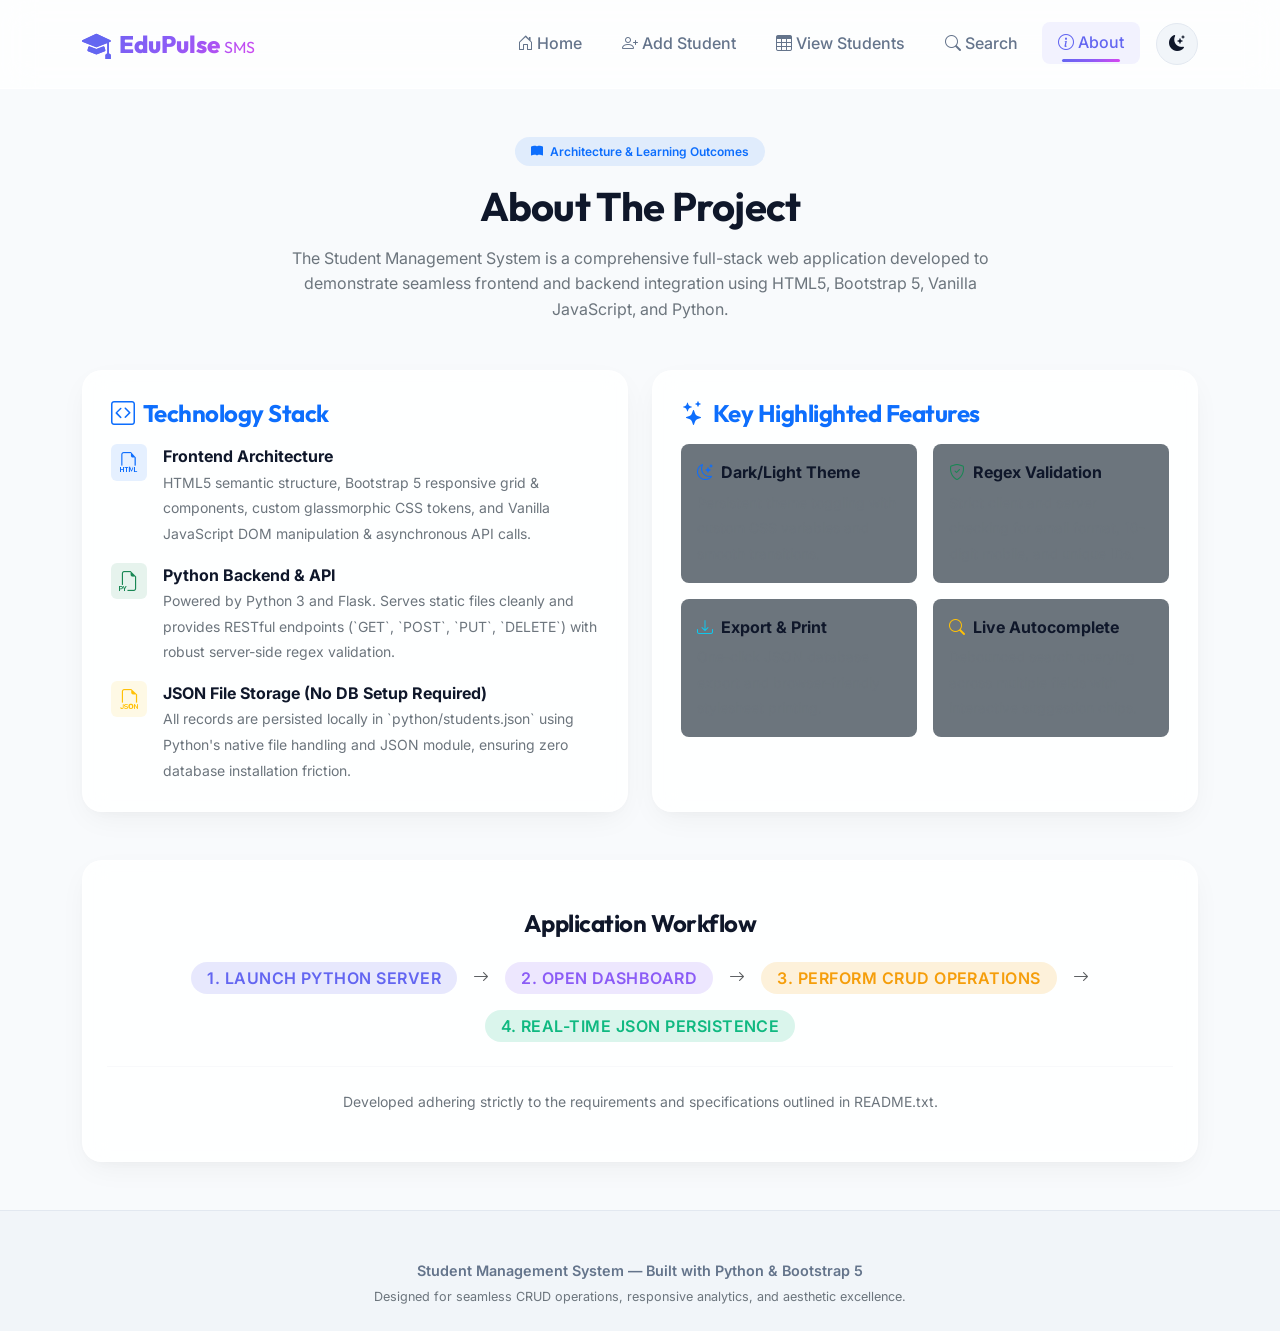
<file: about.html>
<!DOCTYPE html>
<html lang="en">
<head>
    <meta charset="UTF-8">
    <meta name="viewport" content="width=device-width, initial-scale=1.0">
    <title>About Project | Student Management System</title>
    <meta name="description" content="Learn about the technical architecture, CRUD workflows, Bootstrap 5 UI, and learning outcomes of the Student Management System.">
    <!-- Bootstrap 5 & Icons CDN -->
    <link href="https://cdn.jsdelivr.net/npm/bootstrap@5.3.3/dist/css/bootstrap.min.css" rel="stylesheet">
    <link rel="stylesheet" href="https://cdn.jsdelivr.net/npm/bootstrap-icons@1.11.3/font/bootstrap-icons.min.css">
    <!-- Custom Design System -->
    <link rel="stylesheet" href="css/style.css">
</head>
<body data-page="about">

    <!-- Navigation Bar -->
    <header>
        <nav class="navbar navbar-expand-lg navbar-custom">
            <div class="container">
                <a class="navbar-brand" href="index.html">
                    <i class="bi bi-mortarboard-fill"></i>
                    <span>EduPulse <small class="fs-6 text-muted fw-normal">SMS</small></span>
                </a>
                <button class="navbar-toggler border-0" type="button" data-bs-toggle="collapse" data-bs-target="#navbarContent" aria-controls="navbarContent" aria-expanded="false" aria-label="Toggle navigation">
                    <span class="navbar-toggler-icon"></span>
                </button>
                <div class="collapse navbar-collapse" id="navbarContent">
                    <ul class="navbar-nav ms-auto align-items-center gap-2">
                        <li class="nav-item"><a class="nav-link" href="index.html"><i class="bi bi-house-door me-1"></i>Home</a></li>
                        <li class="nav-item"><a class="nav-link" href="add_student.html"><i class="bi bi-person-plus me-1"></i>Add Student</a></li>
                        <li class="nav-item"><a class="nav-link" href="view_students.html"><i class="bi bi-table me-1"></i>View Students</a></li>
                        <li class="nav-item"><a class="nav-link" href="search_student.html"><i class="bi bi-search me-1"></i>Search</a></li>
                        <li class="nav-item"><a class="nav-link active" href="about.html"><i class="bi bi-info-circle me-1"></i>About</a></li>
                        <li class="nav-item ms-lg-2">
                            <button id="theme-toggle-btn" class="btn-theme-toggle" title="Toggle Dark/Light Mode" aria-label="Toggle Theme">
                                <i id="theme-icon" class="bi bi-moon-stars-fill"></i>
                            </button>
                        </li>
                    </ul>
                </div>
            </div>
        </nav>
    </header>

    <!-- Main Content Area -->
    <main class="flex-grow-1 py-5">
        <div class="container">
            
            <!-- Hero About Header -->
            <div class="text-center max-w-2xl mx-auto mb-5">
                <span class="badge bg-primary bg-opacity-10 text-primary px-3 py-2 rounded-pill fw-semibold mb-3">
                    <i class="bi bi-book-fill me-1"></i> Architecture & Learning Outcomes
                </span>
                <h1 class="fw-bold mb-3">About The Project</h1>
                <p class="text-secondary mx-auto" style="max-width: 700px;">
                    The Student Management System is a comprehensive full-stack web application developed to demonstrate seamless frontend and backend integration using HTML5, Bootstrap 5, Vanilla JavaScript, and Python.
                </p>
            </div>

            <!-- Features & Architecture Grid -->
            <div class="row g-4 mb-5">
                <div class="col-lg-6">
                    <div class="card-custom h-100">
                        <h2 class="h4 fw-bold mb-3 text-primary"><i class="bi bi-code-square me-2"></i>Technology Stack</h2>
                        <ul class="list-unstyled d-flex flex-column gap-3 mb-0">
                            <li class="d-flex align-items-start gap-3">
                                <span class="badge bg-primary bg-opacity-10 text-primary p-2 rounded"><i class="bi bi-filetype-html fs-5"></i></span>
                                <div>
                                    <strong class="d-block">Frontend Architecture</strong>
                                    <span class="text-secondary small">HTML5 semantic structure, Bootstrap 5 responsive grid & components, custom glassmorphic CSS tokens, and Vanilla JavaScript DOM manipulation & asynchronous API calls.</span>
                                </div>
                            </li>
                            <li class="d-flex align-items-start gap-3">
                                <span class="badge bg-success bg-opacity-10 text-success p-2 rounded"><i class="bi bi-filetype-py fs-5"></i></span>
                                <div>
                                    <strong class="d-block">Python Backend & API</strong>
                                    <span class="text-secondary small">Powered by Python 3 and Flask. Serves static files cleanly and provides RESTful endpoints (`GET`, `POST`, `PUT`, `DELETE`) with robust server-side regex validation.</span>
                                </div>
                            </li>
                            <li class="d-flex align-items-start gap-3">
                                <span class="badge bg-warning bg-opacity-10 text-warning p-2 rounded"><i class="bi bi-filetype-json fs-5"></i></span>
                                <div>
                                    <strong class="d-block">JSON File Storage (No DB Setup Required)</strong>
                                    <span class="text-secondary small">All records are persisted locally in `python/students.json` using Python's native file handling and JSON module, ensuring zero database installation friction.</span>
                                </div>
                            </li>
                        </ul>
                    </div>
                </div>

                <div class="col-lg-6">
                    <div class="card-custom h-100">
                        <h2 class="h4 fw-bold mb-3 text-primary"><i class="bi bi-stars me-2"></i>Key Highlighted Features</h2>
                        <div class="row g-3">
                            <div class="col-sm-6">
                                <div class="p-3 rounded-3 bg-secondary" style="background: var(--bg-secondary);">
                                    <strong class="d-block mb-1"><i class="bi bi-moon-stars text-primary me-2"></i>Dark/Light Theme</strong>
                                    <span class="small text-secondary">Persistent theme toggling with custom CSS variables and smooth transitions.</span>
                                </div>
                            </div>
                            <div class="col-sm-6">
                                <div class="p-3 rounded-3 bg-secondary" style="background: var(--bg-secondary);">
                                    <strong class="d-block mb-1"><i class="bi bi-shield-check text-success me-2"></i>Regex Validation</strong>
                                    <span class="small text-secondary">Strict client and server checking for email format, 10-digit mobile, and unique IDs.</span>
                                </div>
                            </div>
                            <div class="col-sm-6">
                                <div class="p-3 rounded-3 bg-secondary" style="background: var(--bg-secondary);">
                                    <strong class="d-block mb-1"><i class="bi bi-download text-info me-2"></i>Export & Print</strong>
                                    <span class="small text-secondary">One-click JSON database export and browser-friendly stylesheet printing.</span>
                                </div>
                            </div>
                            <div class="col-sm-6">
                                <div class="p-3 rounded-3 bg-secondary" style="background: var(--bg-secondary);">
                                    <strong class="d-block mb-1"><i class="bi bi-search text-warning me-2"></i>Live Autocomplete</strong>
                                    <span class="small text-secondary">Debounced search querying across multiple fields with interactive suggestion chips.</span>
                                </div>
                            </div>
                        </div>
                    </div>
                </div>
            </div>

            <!-- Workflow & Learning Concepts -->
            <div class="card-custom text-center py-5 px-4">
                <h2 class="h4 fw-bold mb-4">Application Workflow</h2>
                <div class="d-flex justify-content-center align-items-center gap-3 flex-wrap">
                    <span class="badge badge-custom badge-branch-cs px-3 py-2 fs-6">1. Launch Python Server</span>
                    <i class="bi bi-arrow-right text-muted"></i>
                    <span class="badge badge-custom badge-branch-ec px-3 py-2 fs-6">2. Open Dashboard</span>
                    <i class="bi bi-arrow-right text-muted"></i>
                    <span class="badge badge-custom badge-branch-me px-3 py-2 fs-6">3. Perform CRUD Operations</span>
                    <i class="bi bi-arrow-right text-muted"></i>
                    <span class="badge badge-custom badge-branch-it px-3 py-2 fs-6">4. Real-time JSON Persistence</span>
                </div>
                <hr class="my-4" style="border-color: var(--border-color) !important;">
                <p class="text-secondary small mb-0">Developed adhering strictly to the requirements and specifications outlined in README.txt.</p>
            </div>

        </div>
    </main>

    <!-- Footer -->
    <footer class="footer-custom">
        <div class="container text-center">
            <p class="mb-1 fw-semibold">Student Management System — Built with Python & Bootstrap 5</p>
            <p class="small text-secondary mb-0">Designed for seamless CRUD operations, responsive analytics, and aesthetic excellence.</p>
        </div>
    </footer>

    <!-- Bootstrap & Custom JS -->
    <script src="https://cdn.jsdelivr.net/npm/bootstrap@5.3.3/dist/js/bootstrap.bundle.min.js"></script>
    <script src="js/script.js"></script>
</body>
</html>
</file>
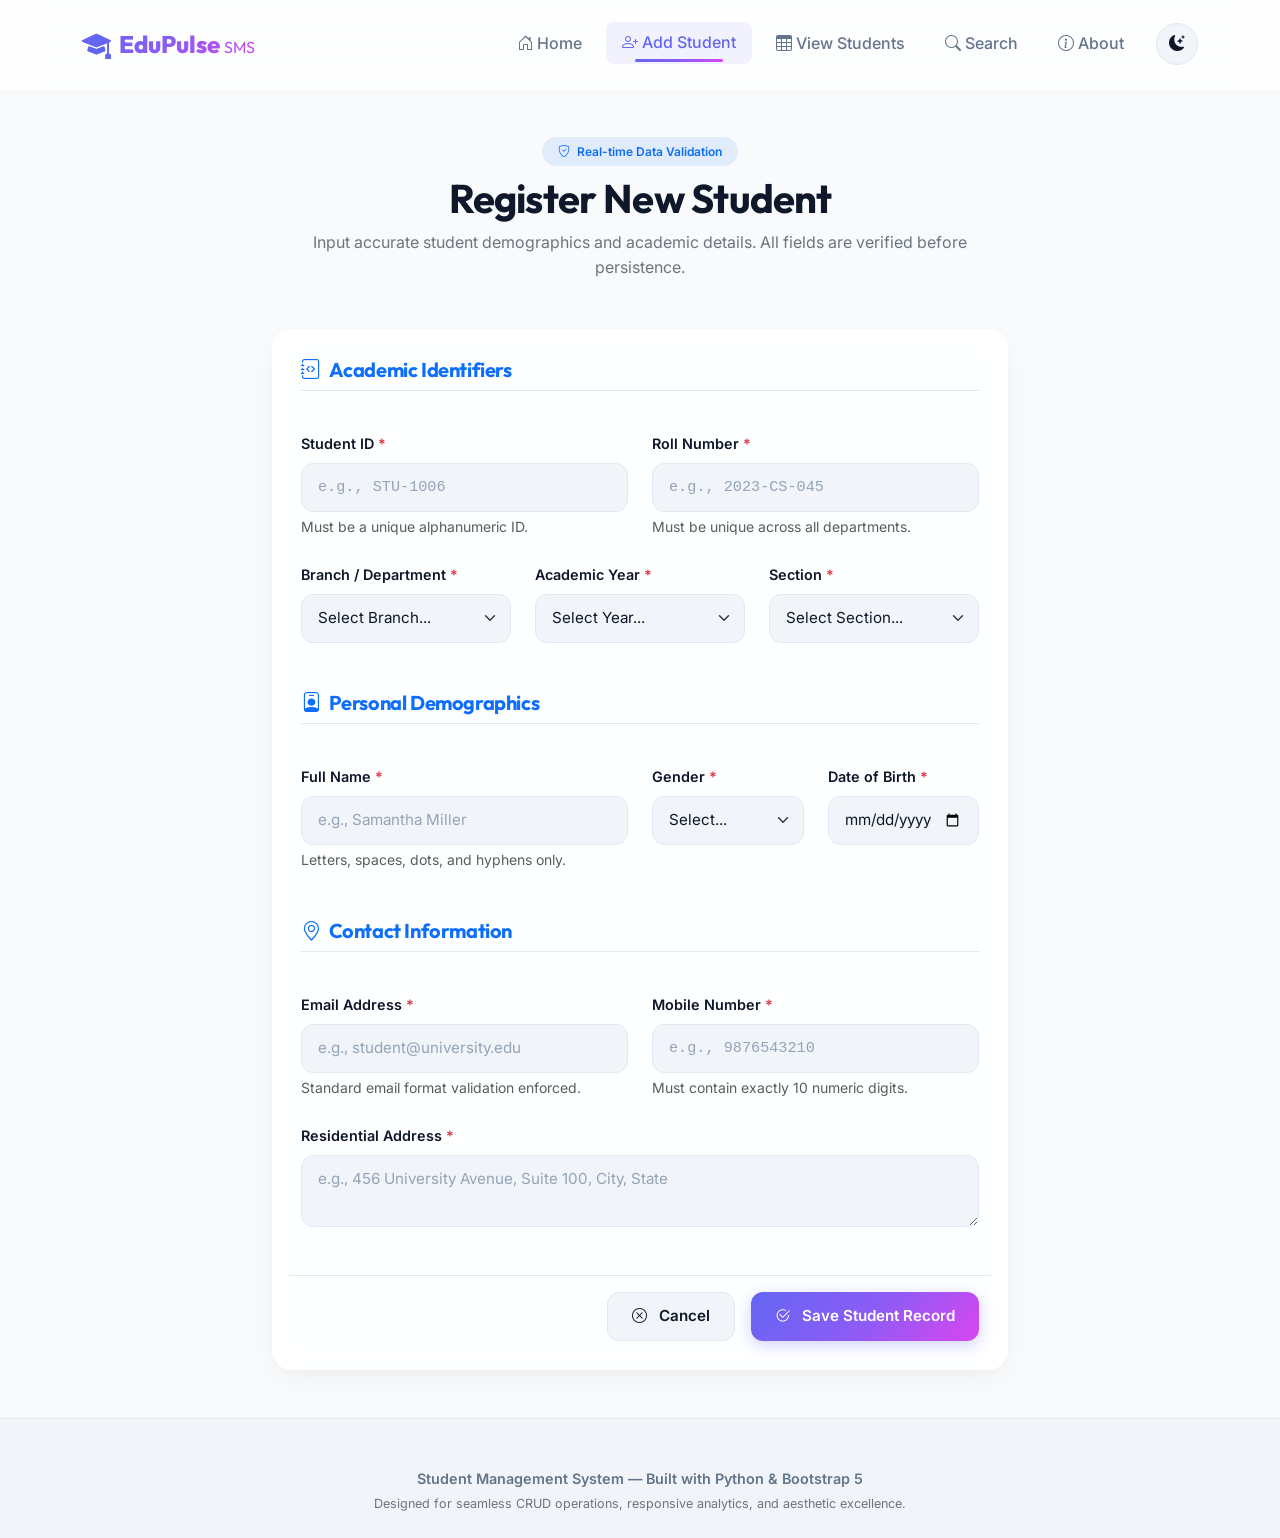
<file: add_student.html>
<!DOCTYPE html>
<html lang="en">
<head>
    <meta charset="UTF-8">
    <meta name="viewport" content="width=device-width, initial-scale=1.0">
    <title>Add Student | Student Management System</title>
    <meta name="description" content="Register a new student in the Student Management System. Features robust validation for emails, phone numbers, and unique IDs.">
    <!-- Bootstrap 5 & Icons CDN -->
    <link href="https://cdn.jsdelivr.net/npm/bootstrap@5.3.3/dist/css/bootstrap.min.css" rel="stylesheet">
    <link rel="stylesheet" href="https://cdn.jsdelivr.net/npm/bootstrap-icons@1.11.3/font/bootstrap-icons.min.css">
    <!-- Custom Design System -->
    <link rel="stylesheet" href="css/style.css">
</head>
<body data-page="add">

    <!-- Navigation Bar -->
    <header>
        <nav class="navbar navbar-expand-lg navbar-custom">
            <div class="container">
                <a class="navbar-brand" href="index.html">
                    <i class="bi bi-mortarboard-fill"></i>
                    <span>EduPulse <small class="fs-6 text-muted fw-normal">SMS</small></span>
                </a>
                <button class="navbar-toggler border-0" type="button" data-bs-toggle="collapse" data-bs-target="#navbarContent" aria-controls="navbarContent" aria-expanded="false" aria-label="Toggle navigation">
                    <span class="navbar-toggler-icon"></span>
                </button>
                <div class="collapse navbar-collapse" id="navbarContent">
                    <ul class="navbar-nav ms-auto align-items-center gap-2">
                        <li class="nav-item"><a class="nav-link" href="index.html"><i class="bi bi-house-door me-1"></i>Home</a></li>
                        <li class="nav-item"><a class="nav-link active" href="add_student.html"><i class="bi bi-person-plus me-1"></i>Add Student</a></li>
                        <li class="nav-item"><a class="nav-link" href="view_students.html"><i class="bi bi-table me-1"></i>View Students</a></li>
                        <li class="nav-item"><a class="nav-link" href="search_student.html"><i class="bi bi-search me-1"></i>Search</a></li>
                        <li class="nav-item"><a class="nav-link" href="about.html"><i class="bi bi-info-circle me-1"></i>About</a></li>
                        <li class="nav-item ms-lg-2">
                            <button id="theme-toggle-btn" class="btn-theme-toggle" title="Toggle Dark/Light Mode" aria-label="Toggle Theme">
                                <i id="theme-icon" class="bi bi-moon-stars-fill"></i>
                            </button>
                        </li>
                    </ul>
                </div>
            </div>
        </nav>
    </header>

    <!-- Main Content Area -->
    <main class="flex-grow-1 py-5">
        <div class="container">
            <div class="row justify-content-center">
                <div class="col-lg-10 col-xl-8">
                    
                    <!-- Page Header -->
                    <div class="text-center mb-5">
                        <span class="badge bg-primary bg-opacity-10 text-primary px-3 py-2 rounded-pill fw-semibold mb-2">
                            <i class="bi bi-shield-check me-1"></i> Real-time Data Validation
                        </span>
                        <h1 class="fw-bold">Register New Student</h1>
                        <p class="text-secondary">Input accurate student demographics and academic details. All fields are verified before persistence.</p>
                    </div>

                    <!-- Add Student Card Form -->
                    <div class="card-custom">
                        <form id="add-student-form">
                            <div class="row g-4">
                                
                                <!-- Section 1: Academic Identifiers -->
                                <div class="col-12">
                                    <h2 class="h5 fw-bold text-primary mb-3 border-bottom pb-2" style="border-color: var(--border-color) !important;">
                                        <i class="bi bi-journal-code me-2"></i>Academic Identifiers
                                    </h2>
                                </div>

                                <div class="col-md-6">
                                    <label for="student_id" class="form-label">Student ID <span class="text-danger">*</span></label>
                                    <input type="text" class="form-control font-monospace" id="student_id" name="student_id" placeholder="e.g., STU-1006" required>
                                    <div class="form-text small text-muted">Must be a unique alphanumeric ID.</div>
                                </div>

                                <div class="col-md-6">
                                    <label for="roll_number" class="form-label">Roll Number <span class="text-danger">*</span></label>
                                    <input type="text" class="form-control font-monospace" id="roll_number" name="roll_number" placeholder="e.g., 2023-CS-045" required>
                                    <div class="form-text small text-muted">Must be unique across all departments.</div>
                                </div>

                                <div class="col-md-4">
                                    <label for="branch" class="form-label">Branch / Department <span class="text-danger">*</span></label>
                                    <select class="form-select" id="branch" name="branch" required>
                                        <option value="" disabled selected>Select Branch...</option>
                                        <option value="Computer Science">Computer Science</option>
                                        <option value="Electronics & Communication">Electronics & Communication</option>
                                        <option value="Mechanical Engineering">Mechanical Engineering</option>
                                        <option value="Information Technology">Information Technology</option>
                                        <option value="Civil Engineering">Civil Engineering</option>
                                        <option value="Electrical Engineering">Electrical Engineering</option>
                                    </select>
                                </div>

                                <div class="col-md-4">
                                    <label for="year" class="form-label">Academic Year <span class="text-danger">*</span></label>
                                    <select class="form-select" id="year" name="year" required>
                                        <option value="" disabled selected>Select Year...</option>
                                        <option value="1st Year">1st Year</option>
                                        <option value="2nd Year">2nd Year</option>
                                        <option value="3rd Year">3rd Year</option>
                                        <option value="4th Year">4th Year</option>
                                    </select>
                                </div>

                                <div class="col-md-4">
                                    <label for="section" class="form-label">Section <span class="text-danger">*</span></label>
                                    <select class="form-select" id="section" name="section" required>
                                        <option value="" disabled selected>Select Section...</option>
                                        <option value="A">Section A</option>
                                        <option value="B">Section B</option>
                                        <option value="C">Section C</option>
                                        <option value="D">Section D</option>
                                    </select>
                                </div>

                                <!-- Section 2: Personal Demographics -->
                                <div class="col-12 mt-5">
                                    <h2 class="h5 fw-bold text-primary mb-3 border-bottom pb-2" style="border-color: var(--border-color) !important;">
                                        <i class="bi bi-person-badge me-2"></i>Personal Demographics
                                    </h2>
                                </div>

                                <div class="col-md-6">
                                    <label for="name" class="form-label">Full Name <span class="text-danger">*</span></label>
                                    <input type="text" class="form-control" id="name" name="name" placeholder="e.g., Samantha Miller" required pattern="[a-zA-Z\s.-]+">
                                    <div class="form-text small text-muted">Letters, spaces, dots, and hyphens only.</div>
                                </div>

                                <div class="col-md-3">
                                    <label for="gender" class="form-label">Gender <span class="text-danger">*</span></label>
                                    <select class="form-select" id="gender" name="gender" required>
                                        <option value="" disabled selected>Select...</option>
                                        <option value="Male">Male</option>
                                        <option value="Female">Female</option>
                                        <option value="Other">Other</option>
                                    </select>
                                </div>

                                <div class="col-md-3">
                                    <label for="dob" class="form-label">Date of Birth <span class="text-danger">*</span></label>
                                    <input type="date" class="form-control" id="dob" name="dob" required>
                                </div>

                                <!-- Section 3: Contact Information -->
                                <div class="col-12 mt-5">
                                    <h2 class="h5 fw-bold text-primary mb-3 border-bottom pb-2" style="border-color: var(--border-color) !important;">
                                        <i class="bi bi-geo-alt me-2"></i>Contact Information
                                    </h2>
                                </div>

                                <div class="col-md-6">
                                    <label for="email" class="form-label">Email Address <span class="text-danger">*</span></label>
                                    <input type="email" class="form-control" id="email" name="email" placeholder="e.g., student@university.edu" required>
                                    <div class="form-text small text-muted">Standard email format validation enforced.</div>
                                </div>

                                <div class="col-md-6">
                                    <label for="mobile" class="form-label">Mobile Number <span class="text-danger">*</span></label>
                                    <input type="tel" class="form-control font-monospace" id="mobile" name="mobile" placeholder="e.g., 9876543210" required pattern="\d{10}" maxlength="10">
                                    <div class="form-text small text-muted">Must contain exactly 10 numeric digits.</div>
                                </div>

                                <div class="col-12">
                                    <label for="address" class="form-label">Residential Address <span class="text-danger">*</span></label>
                                    <textarea class="form-control" id="address" name="address" rows="2" placeholder="e.g., 456 University Avenue, Suite 100, City, State" required></textarea>
                                </div>

                                <!-- Form Actions -->
                                <div class="col-12 mt-5 pt-3 border-top d-flex justify-content-end gap-3" style="border-color: var(--border-color) !important;">
                                    <a href="view_students.html" class="btn btn-custom-secondary">
                                        <i class="bi bi-x-circle me-1"></i> Cancel
                                    </a>
                                    <button type="submit" id="submit-btn" class="btn btn-custom-primary px-4">
                                        <i class="bi bi-check2-circle me-1"></i> Save Student Record
                                    </button>
                                </div>

                            </div>
                        </form>
                    </div>

                </div>
            </div>
        </div>
    </main>

    <!-- Footer -->
    <footer class="footer-custom">
        <div class="container text-center">
            <p class="mb-1 fw-semibold">Student Management System — Built with Python & Bootstrap 5</p>
            <p class="small text-secondary mb-0">Designed for seamless CRUD operations, responsive analytics, and aesthetic excellence.</p>
        </div>
    </footer>

    <!-- Bootstrap & Custom JS -->
    <script src="https://cdn.jsdelivr.net/npm/bootstrap@5.3.3/dist/js/bootstrap.bundle.min.js"></script>
    <script src="js/script.js"></script>
</body>
</html>
</file>
<file: css/style.css>
/* ==========================================================================
   STUDENT MANAGEMENT SYSTEM - PREMIUM DESIGN SYSTEM
   ========================================================================== */
@import url('https://fonts.googleapis.com/css2?family=Inter:wght@300;400;500;600;700&family=Outfit:wght@400;500;600;700;800&display=swap');

:root {
    /* Color Tokens (Light Mode - Sleek & Vibrant) */
    --bg-primary: #f8fafc;
    --bg-secondary: #f1f5f9;
    --bg-card: rgba(255, 255, 255, 0.85);
    --text-primary: #0f172a;
    --text-secondary: #64748b;
    --text-muted: #94a3b8;
    
    /* Vibrant Accent Palette (HSL tailored) */
    --accent-primary: #6366f1;     /* Indigo */
    --accent-primary-hover: #4f46e5;
    --accent-secondary: #8b5cf6;   /* Violet */
    --accent-success: #10b981;     /* Emerald */
    --accent-warning: #f59e0b;     /* Amber */
    --accent-danger: #ef4444;      /* Rose */
    --accent-info: #06b6d4;        /* Cyan */
    
    /* Gradients */
    --gradient-primary: linear-gradient(135deg, #6366f1 0%, #8b5cf6 50%, #d946ef 100%);
    --gradient-dark: linear-gradient(135deg, #1e1b4b 0%, #311042 100%);
    --gradient-card: linear-gradient(135deg, rgba(255, 255, 255, 0.9) 0%, rgba(255, 255, 255, 0.6) 100%);
    
    /* Glassmorphism & Borders */
    --glass-bg: rgba(255, 255, 255, 0.75);
    --glass-border: rgba(255, 255, 255, 0.6);
    --border-color: #e2e8f0;
    --card-shadow: 0 10px 30px -5px rgba(0, 0, 0, 0.05), 0 4px 15px -3px rgba(0, 0, 0, 0.03);
    --hover-shadow: 0 20px 35px -10px rgba(99, 102, 241, 0.15), 0 10px 20px -5px rgba(0, 0, 0, 0.05);
    
    /* Typography & Transitions */
    --font-heading: 'Outfit', sans-serif;
    --font-body: 'Inter', sans-serif;
    --transition-fast: 0.2s ease;
    --transition-smooth: 0.35s cubic-bezier(0.4, 0, 0.2, 1);
}

/* ==========================================================================
   DARK MODE TOKENS
   ========================================================================== */
[data-theme="dark"] {
    --bg-primary: #0b0f19;
    --bg-secondary: #111827;
    --bg-card: rgba(30, 41, 59, 0.75);
    --text-primary: #f8fafc;
    --text-secondary: #cbd5e1;
    --text-muted: #64748b;
    
    --accent-primary: #818cf8;
    --accent-primary-hover: #6366f1;
    --accent-secondary: #a78bfa;
    
    --glass-bg: rgba(30, 41, 59, 0.7);
    --glass-border: rgba(255, 255, 255, 0.1);
    --border-color: #334155;
    --card-shadow: 0 10px 30px -5px rgba(0, 0, 0, 0.5);
    --hover-shadow: 0 20px 35px -10px rgba(129, 140, 248, 0.25);
    --gradient-card: linear-gradient(135deg, rgba(30, 41, 59, 0.8) 0%, rgba(15, 23, 42, 0.8) 100%);
}

/* ==========================================================================
   BASE & RESET
   ========================================================================== */
* {
    box-sizing: border-box;
    margin: 0;
    padding: 0;
}

body {
    font-family: var(--font-body);
    background-color: var(--bg-primary);
    color: var(--text-primary);
    line-height: 1.6;
    transition: background-color var(--transition-smooth), color var(--transition-smooth);
    min-height: 100vh;
    display: flex;
    flex-direction: column;
    overflow-x: hidden;
}

h1, h2, h3, h4, h5, h6 {
    font-family: var(--font-heading);
    color: var(--text-primary);
    font-weight: 700;
    letter-spacing: -0.02em;
}

a {
    color: var(--accent-primary);
    text-decoration: none;
    transition: color var(--transition-fast);
}

a:hover {
    color: var(--accent-primary-hover);
}

/* ==========================================================================
   NAVBAR (GLASSMORPHISM & ANIMATIONS)
   ========================================================================== */
.navbar-custom {
    background: var(--glass-bg);
    backdrop-filter: blur(16px);
    -webkit-backdrop-filter: blur(16px);
    border-bottom: 1px solid var(--glass-border);
    padding: 1rem 0;
    position: sticky;
    top: 0;
    z-index: 1000;
    transition: all var(--transition-smooth);
}

.navbar-brand {
    font-family: var(--font-heading);
    font-weight: 800;
    font-size: 1.5rem;
    background: var(--gradient-primary);
    -webkit-background-clip: text;
    -webkit-text-fill-color: transparent;
    display: flex;
    align-items: center;
    gap: 0.5rem;
}

.navbar-brand i {
    font-size: 1.8rem;
    color: var(--accent-primary);
    -webkit-text-fill-color: var(--accent-primary);
}

.nav-link {
    font-weight: 500;
    color: var(--text-secondary) !important;
    padding: 0.5rem 1rem !important;
    border-radius: 8px;
    transition: all var(--transition-fast) !important;
    position: relative;
}

.nav-link:hover, .nav-link.active {
    color: var(--accent-primary) !important;
    background: rgba(99, 102, 241, 0.08);
    transform: translateY(-1px);
}

.nav-link.active::after {
    content: '';
    position: absolute;
    bottom: 2px;
    left: 20%;
    width: 60%;
    height: 3px;
    background: var(--gradient-primary);
    border-radius: 10px;
}

/* Theme Toggle Button */
.btn-theme-toggle {
    background: var(--bg-secondary);
    border: 1px solid var(--border-color);
    color: var(--text-primary);
    width: 42px;
    height: 42px;
    border-radius: 50%;
    display: flex;
    align-items: center;
    justify-content: center;
    cursor: pointer;
    transition: all var(--transition-fast);
}

.btn-theme-toggle:hover {
    transform: rotate(15deg) scale(1.08);
    border-color: var(--accent-primary);
    color: var(--accent-primary);
    box-shadow: 0 0 15px rgba(99, 102, 241, 0.3);
}

/* ==========================================================================
   HERO BANNER & HEADERS
   ========================================================================== */
.hero-section {
    position: relative;
    padding: 5rem 0 4rem;
    overflow: hidden;
    background: radial-gradient(circle at 10% 20%, rgba(99, 102, 241, 0.1) 0%, transparent 40%),
                radial-gradient(circle at 90% 80%, rgba(139, 92, 246, 0.1) 0%, transparent 40%);
}

.hero-title {
    font-size: 3rem;
    font-weight: 800;
    line-height: 1.2;
    margin-bottom: 1.5rem;
}

.hero-gradient-text {
    background: var(--gradient-primary);
    -webkit-background-clip: text;
    -webkit-text-fill-color: transparent;
}

.hero-subtitle {
    font-size: 1.25rem;
    color: var(--text-secondary);
    max-width: 600px;
    margin-bottom: 2rem;
}

/* ==========================================================================
   CARDS & GLASSMORPHISM
   ========================================================================== */
.card-custom {
    background: var(--bg-card);
    backdrop-filter: blur(12px);
    -webkit-backdrop-filter: blur(12px);
    border: 1px solid var(--glass-border);
    border-radius: 20px;
    box-shadow: var(--card-shadow);
    padding: 1.75rem;
    transition: all var(--transition-smooth);
    position: relative;
    overflow: hidden;
}

.card-custom:hover {
    transform: translateY(-6px);
    box-shadow: var(--hover-shadow);
    border-color: rgba(99, 102, 241, 0.3);
}

/* Stat Cards */
.stat-card {
    display: flex;
    align-items: center;
    gap: 1.5rem;
}

.stat-icon {
    width: 64px;
    height: 64px;
    border-radius: 16px;
    display: flex;
    align-items: center;
    justify-content: center;
    font-size: 1.75rem;
    flex-shrink: 0;
}

.stat-icon.indigo { background: rgba(99, 102, 241, 0.15); color: #6366f1; }
.stat-icon.violet { background: rgba(139, 92, 246, 0.15); color: #8b5cf6; }
.stat-icon.emerald { background: rgba(16, 185, 129, 0.15); color: #10b981; }
.stat-icon.amber { background: rgba(245, 158, 11, 0.15); color: #f59e0b; }

.stat-content h3 {
    font-size: 2.25rem;
    font-weight: 800;
    margin: 0;
    color: var(--text-primary);
}

.stat-content p {
    color: var(--text-secondary);
    font-weight: 500;
    margin: 0;
    font-size: 0.95rem;
}

/* Quick Action Cards */
.action-card {
    text-align: center;
    padding: 2.5rem 1.5rem;
    cursor: pointer;
    display: block;
    text-decoration: none !important;
}

.action-card i {
    font-size: 3rem;
    margin-bottom: 1rem;
    background: var(--gradient-primary);
    -webkit-background-clip: text;
    -webkit-text-fill-color: transparent;
    transition: transform var(--transition-smooth);
}

.action-card:hover i {
    transform: scale(1.15) rotate(-5deg);
}

.action-card h4 {
    font-size: 1.25rem;
    margin-bottom: 0.5rem;
}

.action-card p {
    color: var(--text-secondary);
    font-size: 0.9rem;
    margin: 0;
}

/* ==========================================================================
   FORMS & INPUTS
   ========================================================================== */
.form-label {
    font-weight: 600;
    font-size: 0.9rem;
    color: var(--text-primary);
    margin-bottom: 0.5rem;
}

.form-control, .form-select {
    background-color: var(--bg-secondary);
    border: 1px solid var(--border-color);
    color: var(--text-primary);
    border-radius: 12px;
    padding: 0.75rem 1rem;
    font-size: 0.95rem;
    transition: all var(--transition-fast);
}

.form-control:focus, .form-select:focus {
    background-color: var(--bg-secondary);
    border-color: var(--accent-primary);
    color: var(--text-primary);
    box-shadow: 0 0 0 4px rgba(99, 102, 241, 0.15);
}

.form-control::placeholder {
    color: var(--text-muted);
}

/* ==========================================================================
   BUTTONS & MICRO-ANIMATIONS
   ========================================================================== */
.btn-custom-primary {
    background: var(--gradient-primary);
    color: #ffffff !important;
    border: none;
    border-radius: 12px;
    padding: 0.75rem 1.75rem;
    font-weight: 600;
    font-size: 0.95rem;
    display: inline-flex;
    align-items: center;
    justify-content: center;
    gap: 0.5rem;
    box-shadow: 0 4px 15px rgba(99, 102, 241, 0.3);
    transition: all var(--transition-fast);
    cursor: pointer;
}

.btn-custom-primary:hover {
    transform: translateY(-2px) scale(1.02);
    box-shadow: 0 8px 25px rgba(99, 102, 241, 0.45);
    color: #ffffff;
}

.btn-custom-secondary {
    background: var(--bg-secondary);
    color: var(--text-primary) !important;
    border: 1px solid var(--border-color);
    border-radius: 12px;
    padding: 0.75rem 1.5rem;
    font-weight: 600;
    font-size: 0.95rem;
    display: inline-flex;
    align-items: center;
    gap: 0.5rem;
    transition: all var(--transition-fast);
    cursor: pointer;
}

.btn-custom-secondary:hover {
    background: var(--border-color);
    transform: translateY(-2px);
}

.btn-action-icon {
    width: 36px;
    height: 36px;
    border-radius: 10px;
    border: none;
    display: inline-flex;
    align-items: center;
    justify-content: center;
    font-size: 0.95rem;
    transition: all var(--transition-fast);
    cursor: pointer;
    margin: 0 0.2rem;
}

.btn-action-view { background: rgba(6, 182, 212, 0.15); color: #06b6d4; }
.btn-action-view:hover { background: #06b6d4; color: #fff; transform: scale(1.1); }

.btn-action-edit { background: rgba(245, 158, 11, 0.15); color: #f59e0b; }
.btn-action-edit:hover { background: #f59e0b; color: #fff; transform: scale(1.1); }

.btn-action-delete { background: rgba(239, 68, 68, 0.15); color: #ef4444; }
.btn-action-delete:hover { background: #ef4444; color: #fff; transform: scale(1.1); }

/* ==========================================================================
   TABLES & BADGES
   ========================================================================== */
.table-custom-container {
    background: var(--bg-card);
    backdrop-filter: blur(12px);
    border: 1px solid var(--glass-border);
    border-radius: 20px;
    box-shadow: var(--card-shadow);
    overflow: hidden;
    padding: 1.5rem;
}

.table-custom {
    width: 100%;
    border-collapse: separate;
    border-spacing: 0;
    color: var(--text-primary);
}

.table-custom th {
    background-color: var(--bg-secondary);
    color: var(--text-secondary);
    font-weight: 600;
    font-size: 0.85rem;
    text-transform: uppercase;
    letter-spacing: 0.05em;
    padding: 1rem;
    border-bottom: 2px solid var(--border-color);
    text-align: left;
}

.table-custom th:first-child { border-top-left-radius: 12px; border-bottom-left-radius: 12px; }
.table-custom th:last-child { border-top-right-radius: 12px; border-bottom-right-radius: 12px; }

.table-custom td {
    padding: 1rem;
    border-bottom: 1px solid var(--border-color);
    font-size: 0.95rem;
    vertical-align: middle;
}

.table-custom tr {
    transition: background-color var(--transition-fast);
}

.table-custom tbody tr:hover {
    background-color: rgba(99, 102, 241, 0.04);
}

.badge-custom {
    padding: 0.4rem 0.8rem;
    border-radius: 30px;
    font-weight: 600;
    font-size: 0.75rem;
    text-transform: uppercase;
    letter-spacing: 0.03em;
}

.badge-branch-cs { background: rgba(99, 102, 241, 0.15); color: #6366f1; }
.badge-branch-ec { background: rgba(139, 92, 246, 0.15); color: #8b5cf6; }
.badge-branch-me { background: rgba(245, 158, 11, 0.15); color: #f59e0b; }
.badge-branch-it { background: rgba(16, 185, 129, 0.15); color: #10b981; }
.badge-branch-ce { background: rgba(6, 182, 212, 0.15); color: #06b6d4; }
.badge-branch-default { background: rgba(100, 116, 139, 0.15); color: #64748b; }

/* ==========================================================================
   MODAL & TOAST NOTIFICATIONS
   ========================================================================== */
.modal-content {
    background-color: var(--bg-primary);
    color: var(--text-primary);
    border: 1px solid var(--glass-border);
    border-radius: 20px;
    box-shadow: var(--card-shadow);
}

.modal-header {
    border-bottom: 1px solid var(--border-color);
}

.modal-footer {
    border-top: 1px solid var(--border-color);
}

/* Custom Floating Toast */
#toast-container {
    position: fixed;
    top: 80px;
    right: 20px;
    z-index: 1050;
    display: flex;
    flex-direction: column;
    gap: 10px;
}

.custom-toast {
    background: var(--bg-card);
    backdrop-filter: blur(16px);
    border-left: 5px solid var(--accent-primary);
    border-radius: 12px;
    padding: 1rem 1.5rem;
    box-shadow: 0 10px 25px rgba(0,0,0,0.15);
    display: flex;
    align-items: center;
    gap: 12px;
    min-width: 280px;
    max-width: 400px;
    animation: slideInRight 0.3s cubic-bezier(0.16, 1, 0.3, 1) forwards;
}

.custom-toast.success { border-color: var(--accent-success); }
.custom-toast.error { border-color: var(--accent-danger); }
.custom-toast.warning { border-color: var(--accent-warning); }

@keyframes slideInRight {
    from { transform: translateX(100%); opacity: 0; }
    to { transform: translateX(0); opacity: 1; }
}

@keyframes fadeOut {
    to { transform: translateX(100%); opacity: 0; }
}

/* ==========================================================================
   FOOTER
   ========================================================================== */
.footer-custom {
    background: var(--bg-secondary);
    border-top: 1px solid var(--border-color);
    padding: 3rem 0 1.5rem;
    margin-top: auto;
    color: var(--text-secondary);
    font-size: 0.9rem;
}

/* ==========================================================================
   PRINT STYLES
   ========================================================================== */
@media print {
    .navbar-custom, .btn, .btn-custom-primary, .btn-custom-secondary, .btn-action-icon, .footer-custom, .no-print {
        display: none !important;
    }
    body {
        background: #fff !important;
        color: #000 !important;
    }
    .table-custom-container, .card-custom {
        box-shadow: none !important;
        border: 1px solid #ddd !important;
    }
}
</file>
